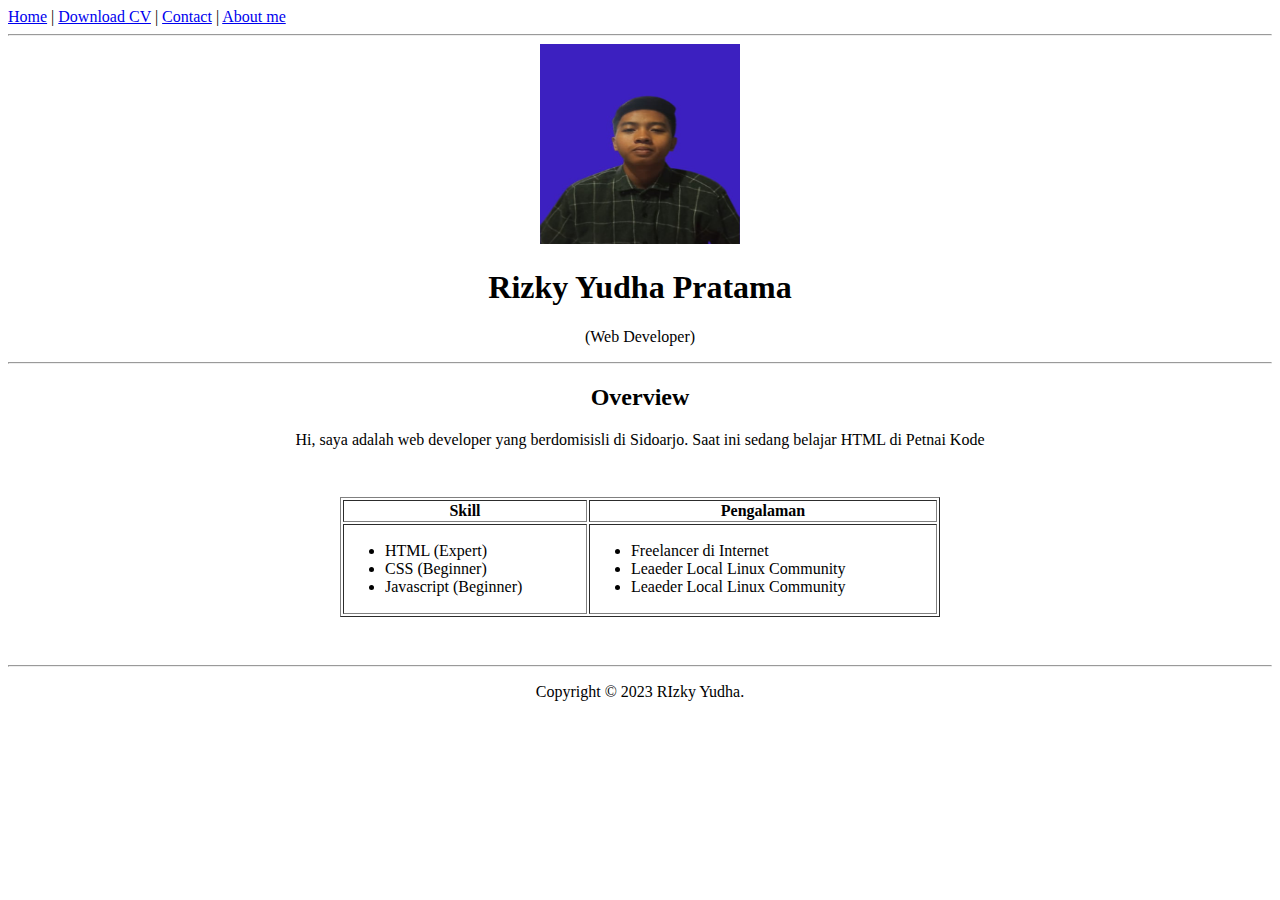
<file: kerek/portofolio/index.html>
<!DOCTYPE html>
<html lang="en">

<head>
    <meta charset="UTF-8">
    <meta name="viewport" content="width=device-width, initial-scale=1.0">

    <title>Rizky Website</title>
    <link rel="shortcut icon" href="favicon (5).ico" type="image/x-icon">
    <link rel="icon" href="favicon (5).ico" type="image/x-icon">
</head>

<body>
    <nav>
        <a href="index.html">Home</a> |
        <a href="cv-dian.pdf">Download CV</a> |
        <a href="contact.html">Contact</a> |
        <a href="about.html">About me</a>
    </nav>

    <hr />

    <header style="text-align: center;">
        <img src="img/akiikk.jpg" width="200" height="200"/>
        <h1>Rizky Yudha Pratama</h1>
        <p>(Web Developer)</p>
    </header>

    <hr />

    <article style="text-align: center;">
        <h2>Overview</h2>
        <p>
            Hi, saya adalah web developer yang berdomisisli di Sidoarjo.
            Saat ini sedang belajar HTML di Petnai Kode
        </p>
    </article>

    <div style="max-width: 600px; margin: 3em auto">
        <table border="1" width="100%">
            <thead>
                <tr>
                    <th>Skill</th>
                    <th>Pengalaman</th>
                </tr>
            </thead>
            <tbody>
                <tr>
                    <td>
                        <ul>
                            <li>HTML (Expert)</li>
                            <li>CSS (Beginner)</li>
                            <li>Javascript (Beginner)</li>
                        </ul>
                    </td>
                    <td>
                        <ul>
                            <li>Freelancer di Internet</li>
                            <li>Leaeder Local Linux Community</li>
                            <li>Leaeder Local Linux Community</li>
                        </ul>
                    </td>
                </tr>
            </tbody>
        </table>
    </div>

    <hr>
    <footer style="text-align: center;">
        <p>Copyright &copy; 2023 RIzky Yudha.</p>
    </footer>
</body>
</html>
</file>
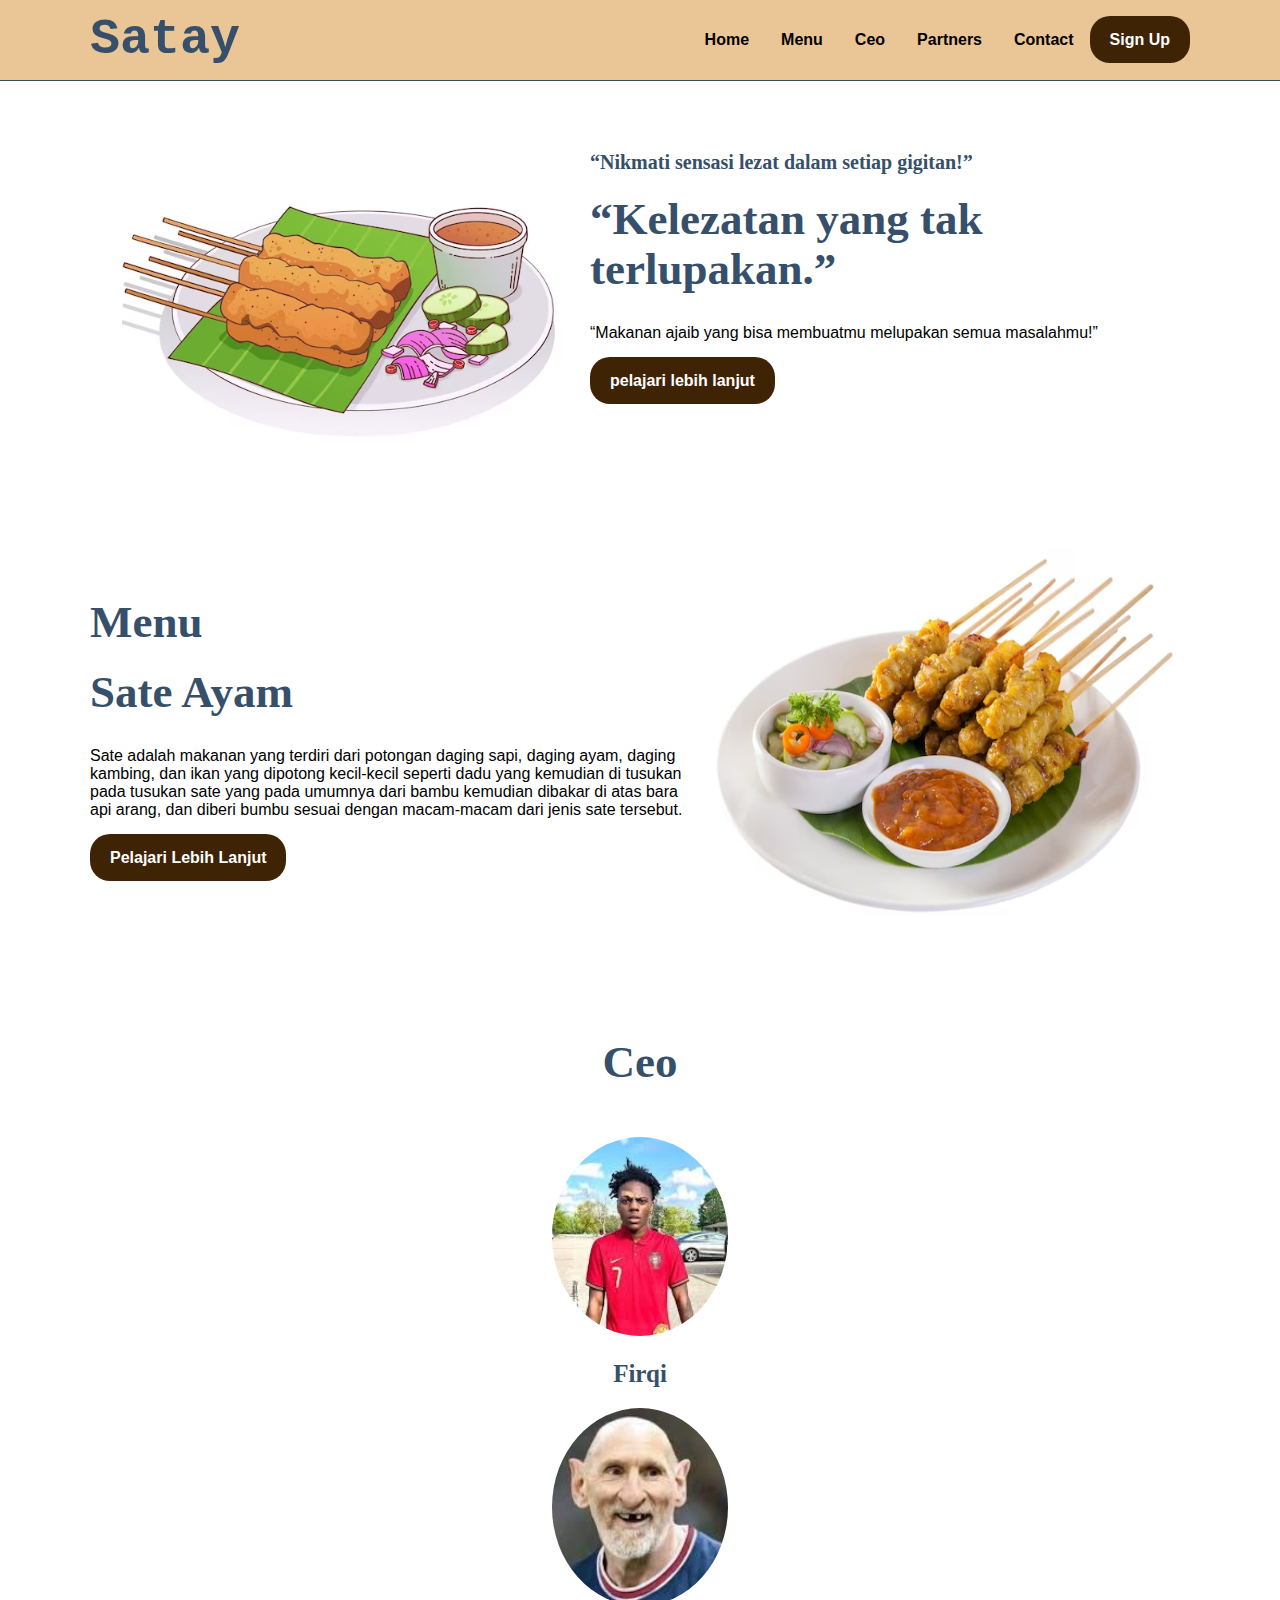
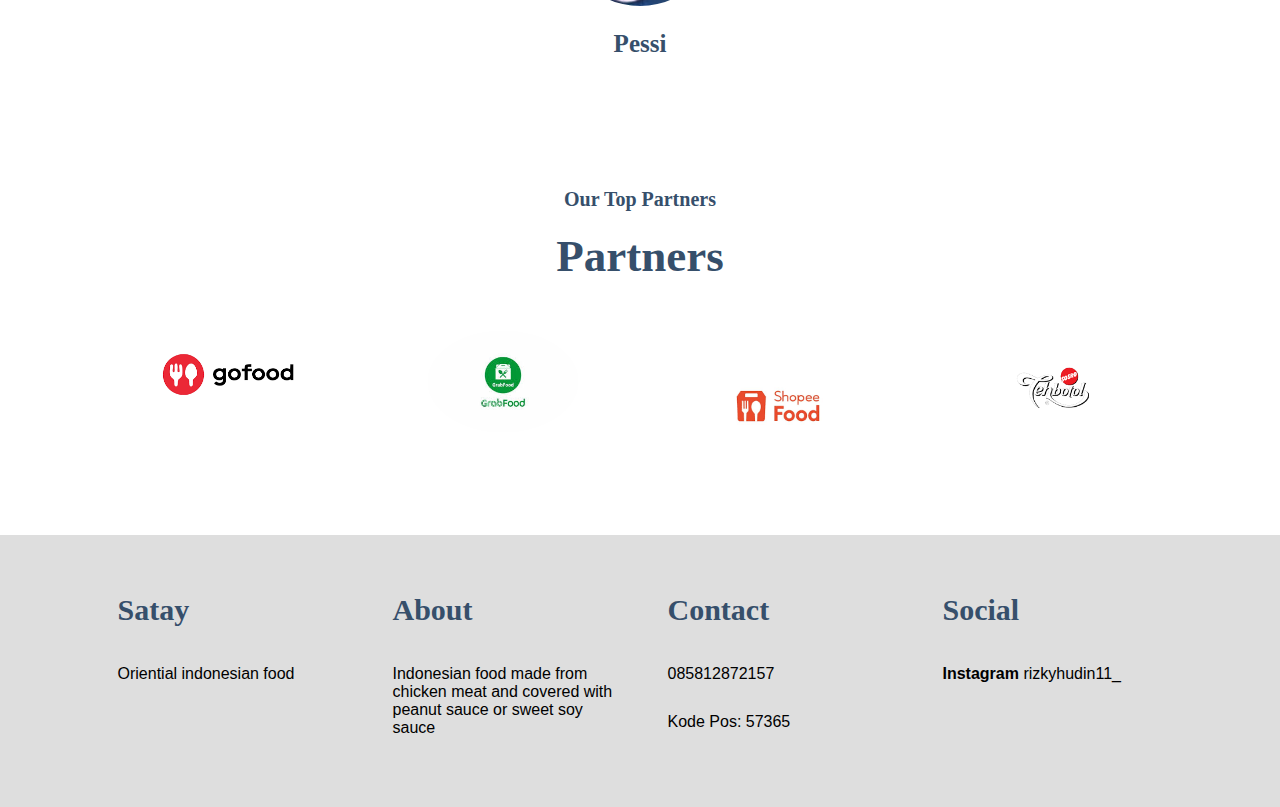
<file: kerek/rizky10/index.html>
<!DOCTYPE html>
<html>
<head>
    <meta charset="UTF-8">
    <meta name="viewport" content="width=device-width, initial-scale.0"
    <title></title>
    <link rel="stylesheet"href="style.css">
</head>
<body>
 <nav>
    <div class="wrapper">
       <div class="logo"><a href=''>Satay</a></div>
       <div class="menu">
           <ul>
               <li><a href="#home">Home</a></li>
               <li><a href="#menu">Menu</a></li>
               <li><a href="#ceo">Ceo</a></li>
               <li><a href="#partners">Partners</a></li>
               <li><a href="#contcat">Contact</a></li>
               <li><a href="" class="tbl-biru">Sign Up</a></li>

           </ul>
       </div>
    </div>
</nav>
    <div class="wrapper">
        <!-- untuk home -->

        <section id="home">
            <img src="tai.avif"/>
            <div class="kolom">
                <p class="deskripsi">“Nikmati sensasi lezat dalam setiap gigitan!”</p>
                <h2>“Kelezatan yang tak terlupakan.”</h2>
                <p>“Makanan ajaib yang bisa membuatmu melupakan semua masalahmu!”</p>
                <p><a href="" class="tbl-pink">pelajari lebih lanjut</a></p>
            </div>
        </section>


        <!-- untuk menu -->

        <section id="menu">
            <div class="kolom">
                <h2>Menu</h2>
                <h2>Sate Ayam</h2>
                <p>Sate adalah makanan yang terdiri dari potongan daging sapi, daging ayam, daging kambing, dan ikan yang dipotong kecil-kecil seperti dadu yang kemudian di tusukan pada tusukan sate yang pada umumnya dari bambu kemudian dibakar di atas bara api arang, dan diberi bumbu sesuai dengan macam-macam dari jenis sate tersebut.<?
                    /p>
                <p><a href="" class="tbl-biru">Pelajari Lebih Lanjut</a></p>
            </div>
            <img src="mn.avif"/>
        </section>

         <!-- untuk ceo -->
         <section id="ceo">
            <div class="tengah">
                <div class="kolom">
                    <h2>Ceo</h2>
                </div>
                <div class="tutor-list">
                    <div class="kartu-tutor">
                        <img src="yp.jpg"/>
                        <p>Firqi</p>
                    </div>
                    <div class="tutor-list">
                        <div class="kartu-tutor">
                            <img src="psi.jpeg"/>
                            <p>Pessi</p>
                        </div>
                </div>
            </div>
        </section>

        <!-- untuk partners -->
        <section id="partners">
            <div class="tengah">
                <div class="kolom">
                    <p class="deskripsi">Our Top Partners</p>
                    <h2>Partners</h2>
                </div>

                <div class="partner-list">
                    <div class="kartu-partner">
                        <img src="go.png"/>
                    </div>
                    <div class="kartu-partner">
                        <img src="grab.jpeg"/>
                    </div>
                    <div class="kartu-partner">
                        <img src="sp1.png"/>
                    </div>
                  
                    <div class="kartu-partner">
                        <img src="teh.png"/>
                    
                </div>
            </div>
        </section>
    </div>

    <div id="contact">
        <div class="wrapper">
            <div class="footer">
                <div class="footer-section">
                    <h3>Satay</h3>
                    <p>Oriential indonesian food</p>
                </div>
                <div class="footer-section">
                    <h3>About</h3>
                    <p>Indonesian food made from chicken meat and covered with peanut sauce or sweet soy sauce</p>
                </div>
                <div class="footer-section">
                    <h3>Contact</h3>
                    <p>085812872157</p>
                    <p>Kode Pos: 57365</p>
                </div>
                <div class="footer-section">
                    <h3>Social</h3>
                    <p><b>Instagram </b>rizkyhudin11_</p>
                </div>
            </div>
        </div>
    </div>
</body>
</html>
</file>
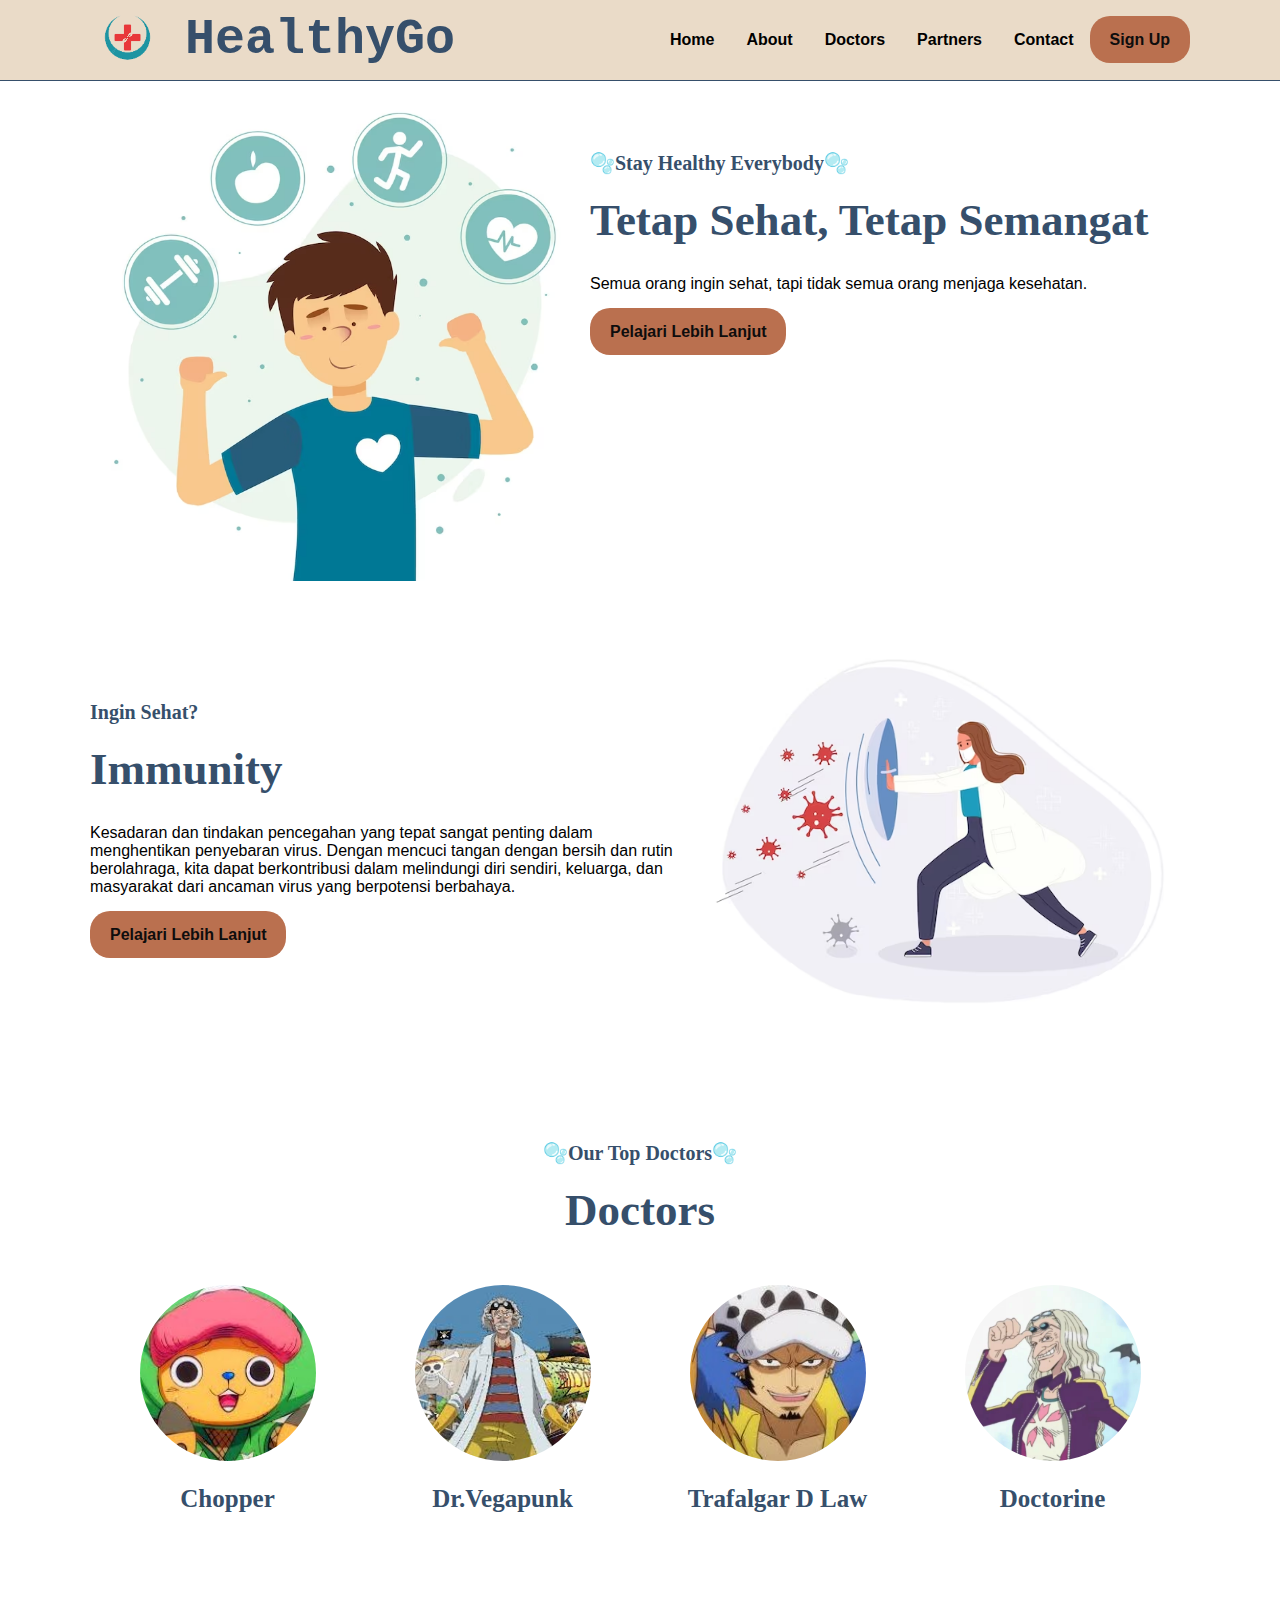
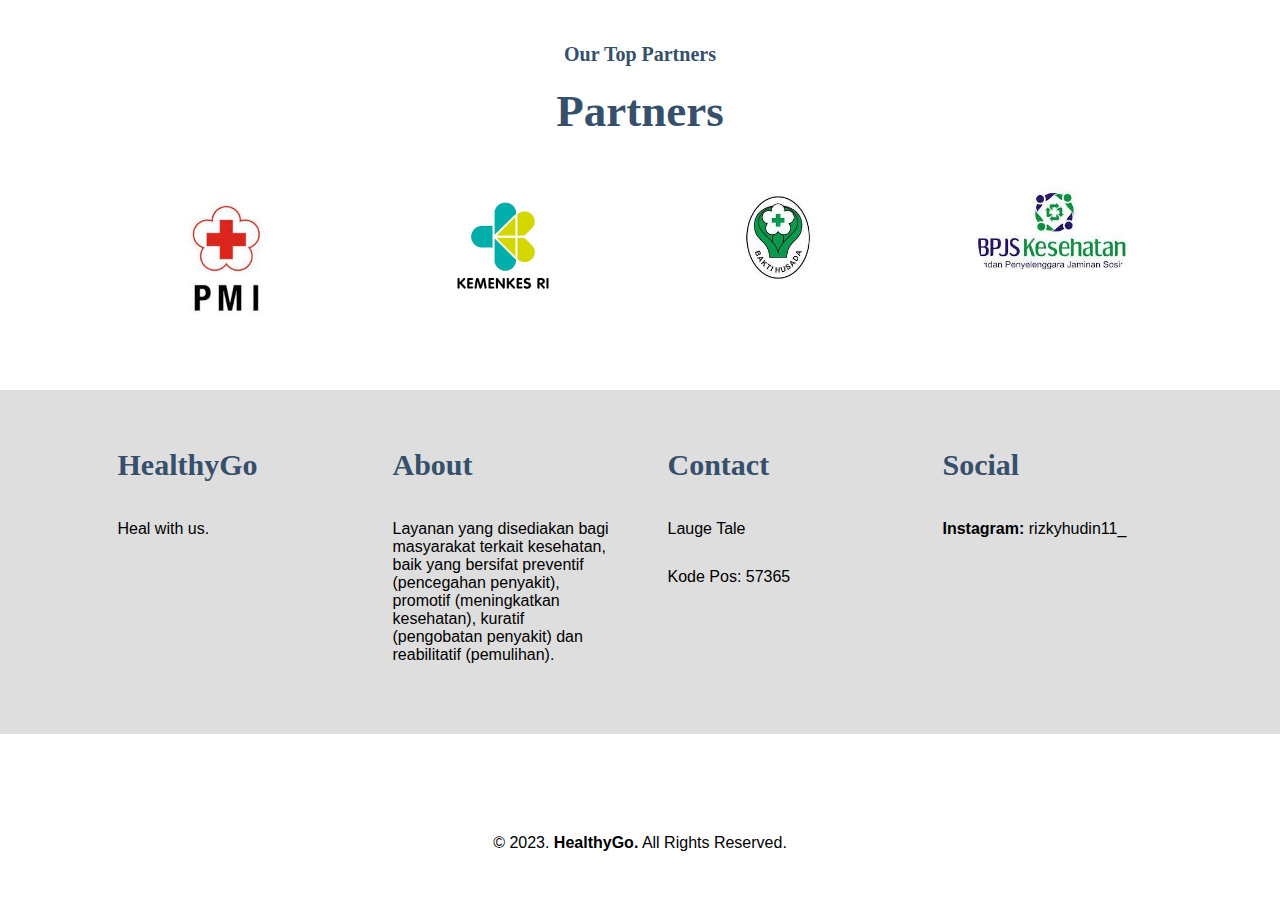
<file: kerek/new/home.html>
<!DOCTYPE html>
<html lang="en">
<head>
    <meta charset="UTF-8">
    <meta name="viewport" content="width=device-width, initial-scale=1.0">
    <title>HealthyGo</title>
    <link rel="stylesheet" href="style.css">
</head>
<body>
    <nav>
        <div class="wrapper">
            <div class="logo">
                <a href='#'>
                    <img src="loh-removebg-preview.png" alt="" style="width: 75px; margin-right: 20px; float: left;">
                    HealthyGo
                </a>
            </div>
            <div class="menu">
                <ul>
                    <li><a href="#home">Home</a></li>
                    <li><a href="#about">About</a></li>
                    <li><a href="#doctors">Doctors</a></li>
                    <li><a href="#partners">Partners</a></li>
                    <li><a href="#contact">Contact</a></li>
                    <li><a href="puki/index.html" class="tbl-biru">Sign Up</a></li>
                </ul>
            </div>
        </div>
    </nav>
    <div class="wrapper">
        <!-- Home Section -->
        <section id="home">
            <img src="sht.avif" alt="Home Image"/>
            <div class="kolom">
                <p class="deskripsi">🫧Stay Healthy Everybody🫧</p>
                <h2>Tetap Sehat, Tetap Semangat</h2>
                <p>Semua orang ingin sehat, tapi tidak semua orang menjaga kesehatan.</p>
                <p><a href="#" class="tbl-pink">Pelajari Lebih Lanjut</a></p>
            </div>
        </section>

        <!-- About Section -->
        <section id="about">
            <div class="kolom">
                <p class="deskripsi">Ingin Sehat?</p>
                <h2>Immunity</h2>
                <p>Kesadaran dan tindakan pencegahan yang tepat sangat penting dalam menghentikan penyebaran virus. Dengan mencuci tangan dengan bersih dan rutin berolahraga, kita dapat berkontribusi dalam melindungi diri sendiri, keluarga, dan masyarakat dari ancaman virus yang berpotensi berbahaya.</p>
                <p><a href="#" class="tbl-biru">Pelajari Lebih Lanjut</a></p>
            </div>
            <img src="im.avif" alt="About Image"/>
        </section>

        <!-- Doctors Section -->
        <section id="doctors">
            <div class="tengah">
                <div class="kolom">
                    <p class="deskripsi">🫧Our Top Doctors🫧</p>
                    <h2>Doctors</h2>
                </div>

                <div class="tutor-list">
                    <div class="kartu-tutor">
                        <img src="cho.jpg" alt="Doctor Image"/>
                        <p>Chopper</p>
                    </div>
                    <div class="kartu-tutor">
                        <img src="vg.jpg" alt="Doctor Image"/>
                        <p>Dr.Vegapunk</p>
                    </div>
                    <div class="kartu-tutor">
                        <img src="law.jpg" alt="Doctor Image"/>
                        <p>Trafalgar D Law</p>
                    </div>
                    <div class="kartu-tutor">
                        <img src="doc.jpg" alt="Doctor Image"/>
                        <p>Doctorine</p>
                    </div>
                </div>
            </div>
        </section>

        <!-- Partners Section -->
        <section id="partners">
            <div class="tengah">
                <div class="kolom">
                    <p class="deskripsi">Our Top Partners</p>
                    <h2>Partners</h2>
                </div>

                <div class="partner-list">
                    <div class="kartu-partner">
                        <img src="pmi.jpg" alt="Partner Logo"/>
                    </div>
                    <div class="kartu-partner">
                        <img src="r1.png" alt="Partner Logo"/>
                    </div>
                    <div class="kartu-partner">
                        <img src="bk.jpg" alt="Partner Logo"/>
                    </div>
                    <div class="kartu-partner">
                        <img src="kpk.jpg" alt="Partner Logo"/>
                    </div>
                </div>
            </div>
        </section>
    </div>

    <div id="contact">
        <div class="wrapper">
            <div class="footer">
                <div class="footer-section">
                    <h3>HealthyGo</h3>
                    <p>Heal with us.</p>
                </div>
                <div class="footer-section">
                    <h3>About</h3>
                    <p>Layanan yang disediakan bagi masyarakat terkait kesehatan, baik yang bersifat preventif (pencegahan penyakit), promotif (meningkatkan kesehatan), kuratif (pengobatan penyakit) dan reabilitatif (pemulihan).</p>
                </div>
                <div class="footer-section">
                    <h3>Contact</h3>
                    <p>Lauge Tale</p>
                    <p>Kode Pos: 57365</p>
                </div>
                <div class="footer-section">
                    <h3>Social</h3>
                    <p><b>Instagram: </b>rizkyhudin11_</p>
                </div>
            </div>
        </div>
    </div>

    <div id="copyright">
        <div class="wrapper">
            &copy; 2023. <b>HealthyGo.</b> All Rights Reserved.
        </div>
    </div>
</body>
</html>
</file>
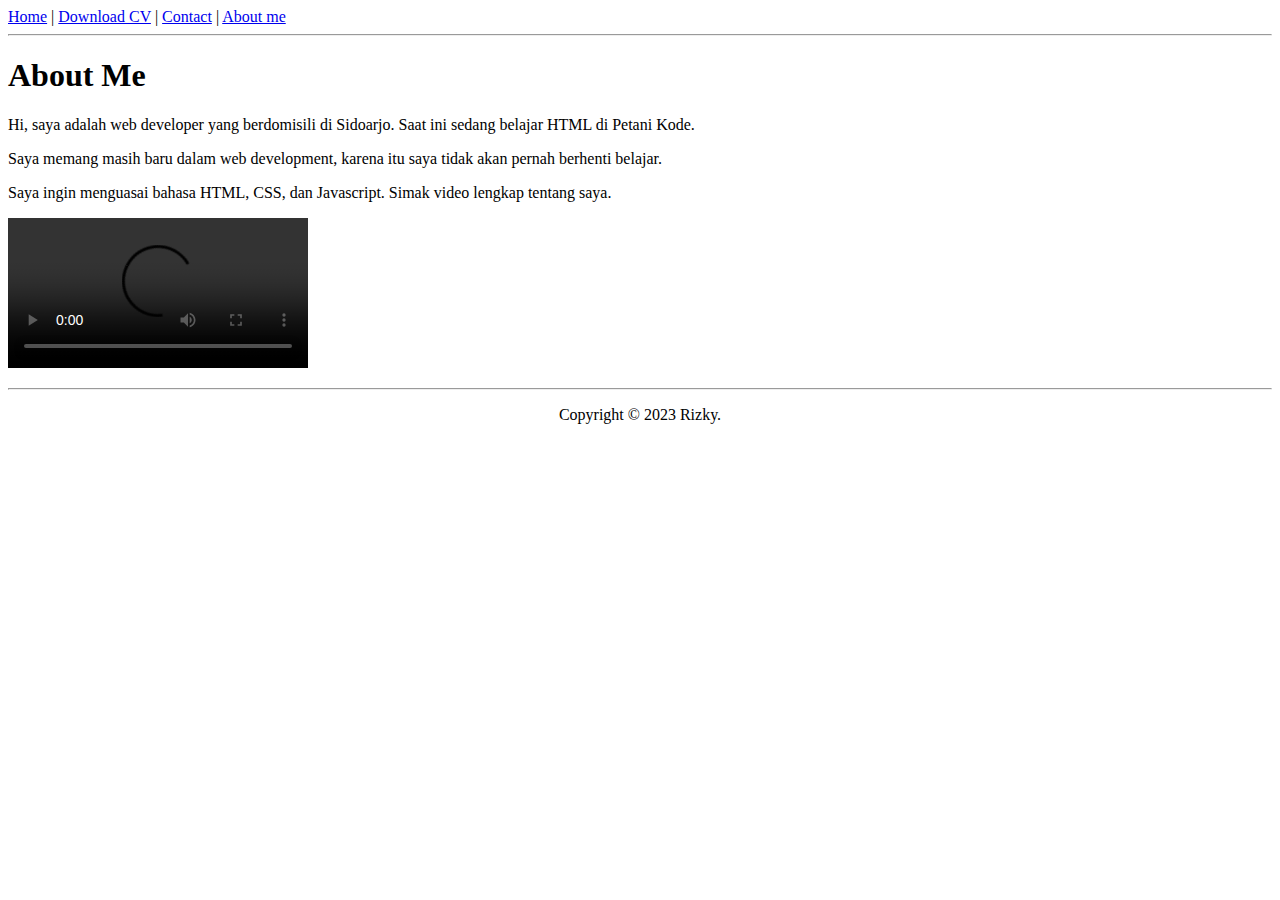
<file: kerek/portofolio/about.html>
<!DOCTYPE html>
<html lang="en">
<head>
    <meta charset="UTF-8">
    <meta name="viewport" content="width=device-width, initial-scale=1.0">
    <title>Rizky Website</title>
    <link rel="shortcut icon" href="favicon (5).ico" type="image/x-icon">
    <link rel="icon" href="favicon (5).ico" type="image/x-icon">
</head>
<body>
    <nav>
        <a href="index.html">Home</a> |
        <a href="cv-dian.pdf">Download CV</a> |
        <a href="contact.html">Contact</a> |
        <a href="about.html">About me</a>
    </nav>

    <hr />

    <article>
        <h1>About Me</h1>
        <p>
            Hi, saya adalah web developer yang berdomisili di Sidoarjo.
            Saat ini sedang belajar HTML di Petani Kode.
        </p>
        <p>
            Saya memang masih baru dalam web development, karena itu
            saya tidak akan pernah berhenti belajar.
        </p>
        <p>
            Saya ingin menguasai bahasa HTML, CSS, dan Javascript.
            Simak video lengkap tentang saya.
        </p>
        <p>
            <video controls>
                <source src="d:\WhatsApp Video 2023-10-17 at 12.57.15_182c151e.mp4" type="video/mp4"/>
            </video>
        </p>
    </article>

    <hr>

    <footer style="text-align: center;">
        <p>Copyright &copy; 2023 Rizky.</p>
    </footer>
</body>
</html>
</file>
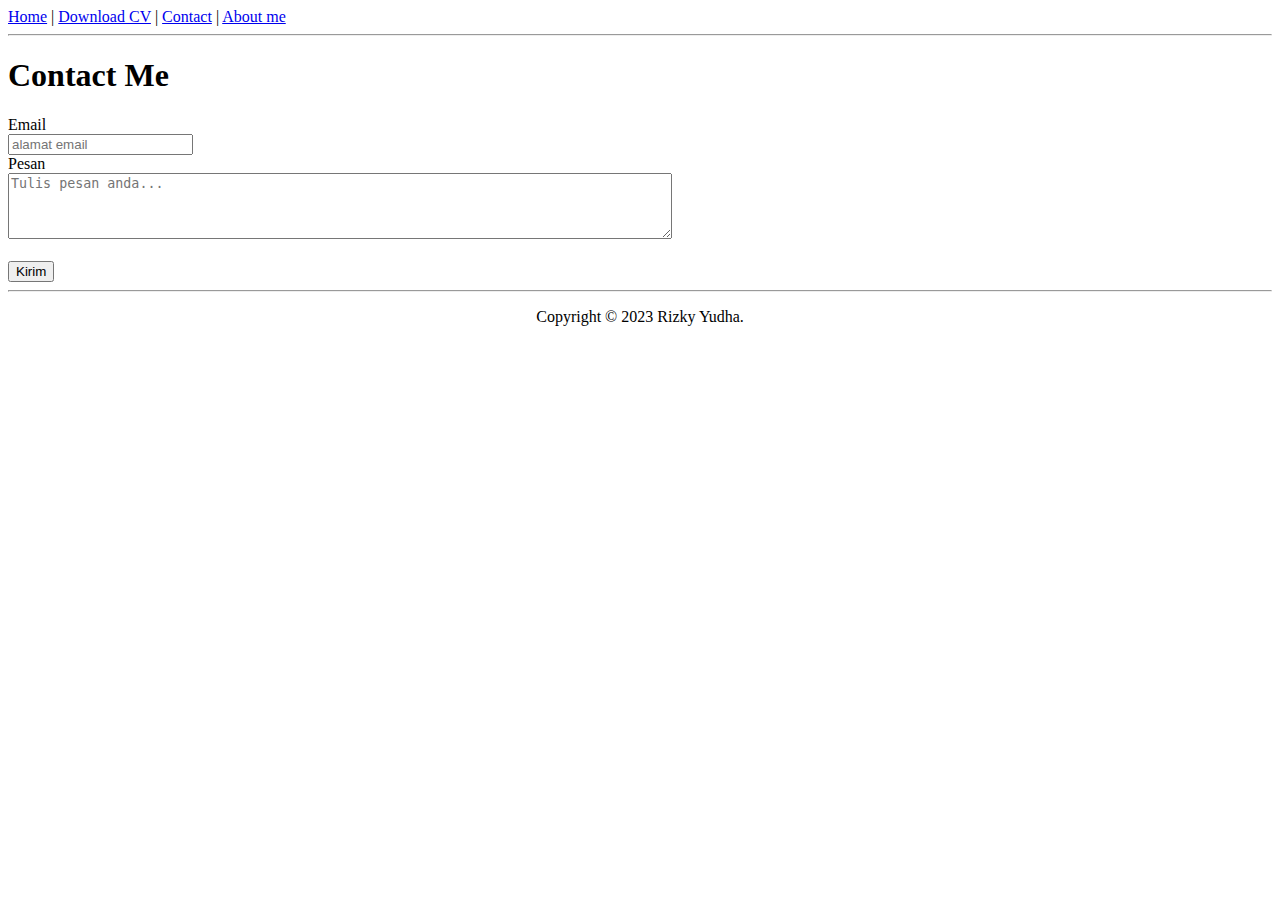
<file: kerek/portofolio/contact.html>
<!DOCTYPE html>
<html lang="en">

<head>
    <meta charset="UTF-8">
    <meta name="viewport" content="width=device-width, initial-scale=1.0">

    <title>Rizky Website</title>
    <link rel="shortcut icon" href="favicon (5).ico" type="image/x-icon">
    <link rel="icon" href="favicon (5).ico" type="image/x-icon">
</head>

<body>
    <nav>
        <a href="index.html">Home</a> |
        <a href="cv-dian.pdf">Download CV</a> |
        <a href="contact.html">Contact</a> |
        <a href="about.html">About me</a>
    </nav>

    <hr />

    <div>
        <h1>Contact Me</h1>
        <form>
            <label for="email">Email</label><br />
            <input type="email" name="email" placeholder="alamat email"/>
            <br />
            <label for="message">Pesan</label><br />
            <textarea name="message" placeholder="Tulis pesan anda..." rows="4" cols="80"></textarea>
            <br />
            <br />
            <input type="submit" value="Kirim" />
        </form>
    </div>

    <hr>
    <footer style="text-align: center;">
        <p>Copyright &copy; 2023 Rizky Yudha.</p>
    </footer>
</body>
</html>
</file>
<file: kerek/rizky10/style.css>
* {
    text-decoration: none;
    margin: 0px;
    padding: 0px;
}

body {
    margin: 0px;
    padding: 0px;
    font-family: 'Open Sans',sans-serif;
}

.wrapper {
    width: 1100px;
    margin: auto;
    position: relative;
}

.logo a {
    font-size: 50px;
    font-weight: 800;
    float: left;
    font-family: courier;
    color: #364f6b;
}

.menu {
    float: right;
}

nav {
    width: 100%;
    margin: auto;
    display: flex;
    line-height: 80px;
    position: sticky;
    position: -webkit-sticky; 
    top: 0;
    background:#EAC696;
    z-index: 1;
    border-bottom:1px solid #364f6b;
}

nav ul {
    list-style-type: none;
    margin: 0;
    padding: 0;
    overflow: hidden;
}

nav ul li {
    float: left;
}

nav ul li a {
    color: black;
    font-weight: bold;
    text-align: center;
    padding: 0px 16px 0px 16px;
    text-decoration: none;
}

nav ul li a:hover {
    text-decoration: underline;
}

img {
    width: 500px;
}

section {
    margin: auto;
    display: flex;
    margin-bottom: 50px;
}

.kolom {
    margin-top: 50px;
    margin-bottom: 50px;
}

.kolom .deskripsi {
    font-size: 20px;
    font-weight: bold;
    font-family: 'comic sans ms';
    color: #364f6b;
}

h2 {
    font-family: 'comic sans ms';
    font-weight: 800;
    font-size: 45px;
    margin-bottom: 20px;
    color: #364f6b;
    width: 100%;
    line-height: 50px;
}

a.tbl-biru {
    background: #3F2305;
    border-radius: 20px;
    margin-top: 20px;
    padding: 15px 20px 15px 20px;
    color: #ffffff;
    cursor: pointer;
    font-weight: bold;
}

a.tbl-biru:hover {
    background: #4E3636;
    text-decoration: none;
}

a.tbl-pink {
    background:#3F2305;
    border-radius: 20px;
    margin-top: 20px;
    padding: 15px 20px 15px 20px;
    color: #FFFFFF;
    cursor: pointer;
    font-weight: bold;
}

a.tbl-pink:hover {
    background: #4E3636;
    text-decoration: none;
}

p {
    margin: 10px 0px 10px 0px;
    padding: 10px 0px 10px 0px;
}

.tengah {
    text-align: center;
    width: 100%;
}

.tutor-list {
    width: 100%;
    position: relative;
    display: flex;
    flex-wrap: wrap;
}

.kartu-tutor {
    width: 20%;
    margin: 0 auto;
}

.kartu-tutor img {
    width: 80%;
    border-radius: 70%;
}

.kartu-tutor p {
    font-family: 'comic sans ms';
    font-weight: 800;
    font-size: 25px;
    text-align: center;
    color: #364f6b;
}

.partner-list {
    width: 100%;
    position: center;
    display: flex;
    flex-wrap: wrap;
}

.kartu-partner {
    width: 20%;
    margin: 0 auto;
}

.kartu-partner img {
    width: 150px;
    border-radius: 100%;
}

#contact {
    background: #dedede;
    padding:50px 0px 50px 0px;
}

.footer {
    width: 100%;
    position: relative;
    display: flex;
    flex-wrap: wrap;
    margin: auto;
}

.footer-section {
    width: 20%;
    margin: 0 auto;
}

h3 {
    font-family: 'comic sans ms';
    font-weight: 800;
    font-size: 30px;
    margin-bottom: 20px;
    color: #364f6b;
    width: 100%;
    line-height: 50px;
}

#copyright {
    text-align: center;
    width: 100%;
    padding: 50px 0px 50px 0px;
    margin-top: 50px;
}

@media screen and (max-width: 991.98px) {
    .wrapper {
        width: 90%;
    }

    .logo a {
        display: block;
        width: 100%;
        text-align: center;
    }

    nav .menu {
        width: 100%;
        margin: 0;
    }

    nav .menu ul {
        text-align: center;
        margin: auto;
        line-height: 60px;
    }

    nav .menu ul li {
        display: inline-block;
        float: none;
    }

    section {
        display: block;
    }

    section img {
        display: block;
        width: 100%;
        height: auto;
    }

    .kartu-tutor {
        width: 50%;
    }

    .kartu-partner {
        width: 50%;
    }
}
</file>
<file: kerek/new/style.css>
* {
    text-decoration: none;
    margin: 0px;
    padding: 0px;
}

body {
    margin: 0px;
    padding: 0px;
    font-family: 'Open Sans',sans-serif;
}

.wrapper {
    width: 1100px;
    margin: auto;
    position: relative;
}

.logo a {
    font-size: 50px;
    font-weight: 800;
    float: left;
    font-family: courier;
    color: #364f6b;
}

.menu {
    float: right;
}

nav {
    width: 100%;
    margin: auto;
    display: flex;
    line-height: 80px;
    position: sticky;
    position: -webkit-sticky; 
    top: 0;
    background: #EADBC8;
    z-index: 1;
    border-bottom:1px solid #364f6b;
}

nav ul {
    list-style-type: none;
    margin: 0;
    padding: 0;
    overflow: hidden;
}

nav ul li {
    float: left;
}

nav ul li a {
    color: black;
    font-weight: bold;
    text-align: center;
    padding: 0px 16px 0px 16px;
    text-decoration: none;
}

nav ul li a:hover {
    text-decoration: underline;
}

img {
    width: 500px;
}

section {
    margin: auto;
    display: flex;
    margin-bottom: 50px;
}

.kolom {
    margin-top: 50px;
    margin-bottom: 50px;
}

.kolom .deskripsi {
    font-size: 20px;
    font-weight: bold;
    font-family: 'comic sans ms';
    color: #364f6b;
}

h2 {
    font-family: 'comic sans ms';
    font-weight: 800;
    font-size: 45px;
    margin-bottom: 20px;
    color: #364f6b;
    width: 100%;
    line-height: 50px;
}

a.tbl-biru {
    background: #BA704F;
    border-radius: 20px;
    margin-top: 20px;
    padding: 15px 20px 15px 20px;
    color: #0e0d0d;
    cursor: pointer;
    font-weight: bold;
}

a.tbl-biru:hover {
    background: #DFA878;
    text-decoration: none;
}

a.tbl-pink {
    background: #BA704F;
    border-radius: 20px;
    margin-top: 20px;
    padding: 15px 20px 15px 20px;
    color: #0e0d0d;
    cursor: pointer;
    font-weight: bold;
}

a.tbl-pink:hover {
    background: #DFA878;
    text-decoration: none;
}

p {
    margin: 10px 0px 10px 0px;
    padding: 10px 0px 10px 0px;
}

.tengah {
    text-align: center;
    width: 100%;
}

.tutor-list {
    width: 100%;
    position: relative;
    display: flex;
    flex-wrap: wrap;
}

.kartu-tutor {
    width: 20%;
    margin: 0 auto;
}

.kartu-tutor img {
    width: 80%;
    border-radius: 50%;
}

.kartu-tutor p {
    font-family: 'comic sans ms';
    font-weight: 800;
    font-size: 25px;
    text-align: center;
    color: #364f6b;
}

.partner-list {
    width: 100%;
    position: relative;
    display: flex;
    flex-wrap: wrap;
}

.kartu-partner {
    width: 20%;
    margin: 0 auto;
}

.kartu-partner img {
    width: 150px;
    border-radius: 50%;
}

#contact {
    background: #dedede;
    padding:50px 0px 50px 0px;
}

.footer {
    width: 100%;
    position: relative;
    display: flex;
    flex-wrap: wrap;
    margin: auto;
}

.footer-section {
    width: 20%;
    margin: 0 auto;
}

h3 {
    font-family: 'comic sans ms';
    font-weight: 800;
    font-size: 30px;
    margin-bottom: 20px;
    color: #364f6b;
    width: 100%;
    line-height: 50px;
}

#copyright {
    text-align: center;
    width: 100%;
    padding: 50px 0px 50px 0px;
    margin-top: 50px;
}

@media screen and (max-width: 991.98px) {
    .wrapper {
        width: 90%;
    }

    .logo a {
        display: block;
        width: 100%;
        text-align: center;
    }

    nav .menu {
        width: 100%;
        margin: 0;
    }

    nav .menu ul {
        text-align: center;
        margin: auto;
        line-height: 60px;
    }

    nav .menu ul li {
        display: inline-block;
        float: none;
    }

    section {
        display: block;
    }

    section img {
        display: block;
        width: 100%;
        height: auto;
    }

    .kartu-tutor {
        width: 50%;
    }

    .kartu-partner {
        width: 50%;
    }
}
</file>
